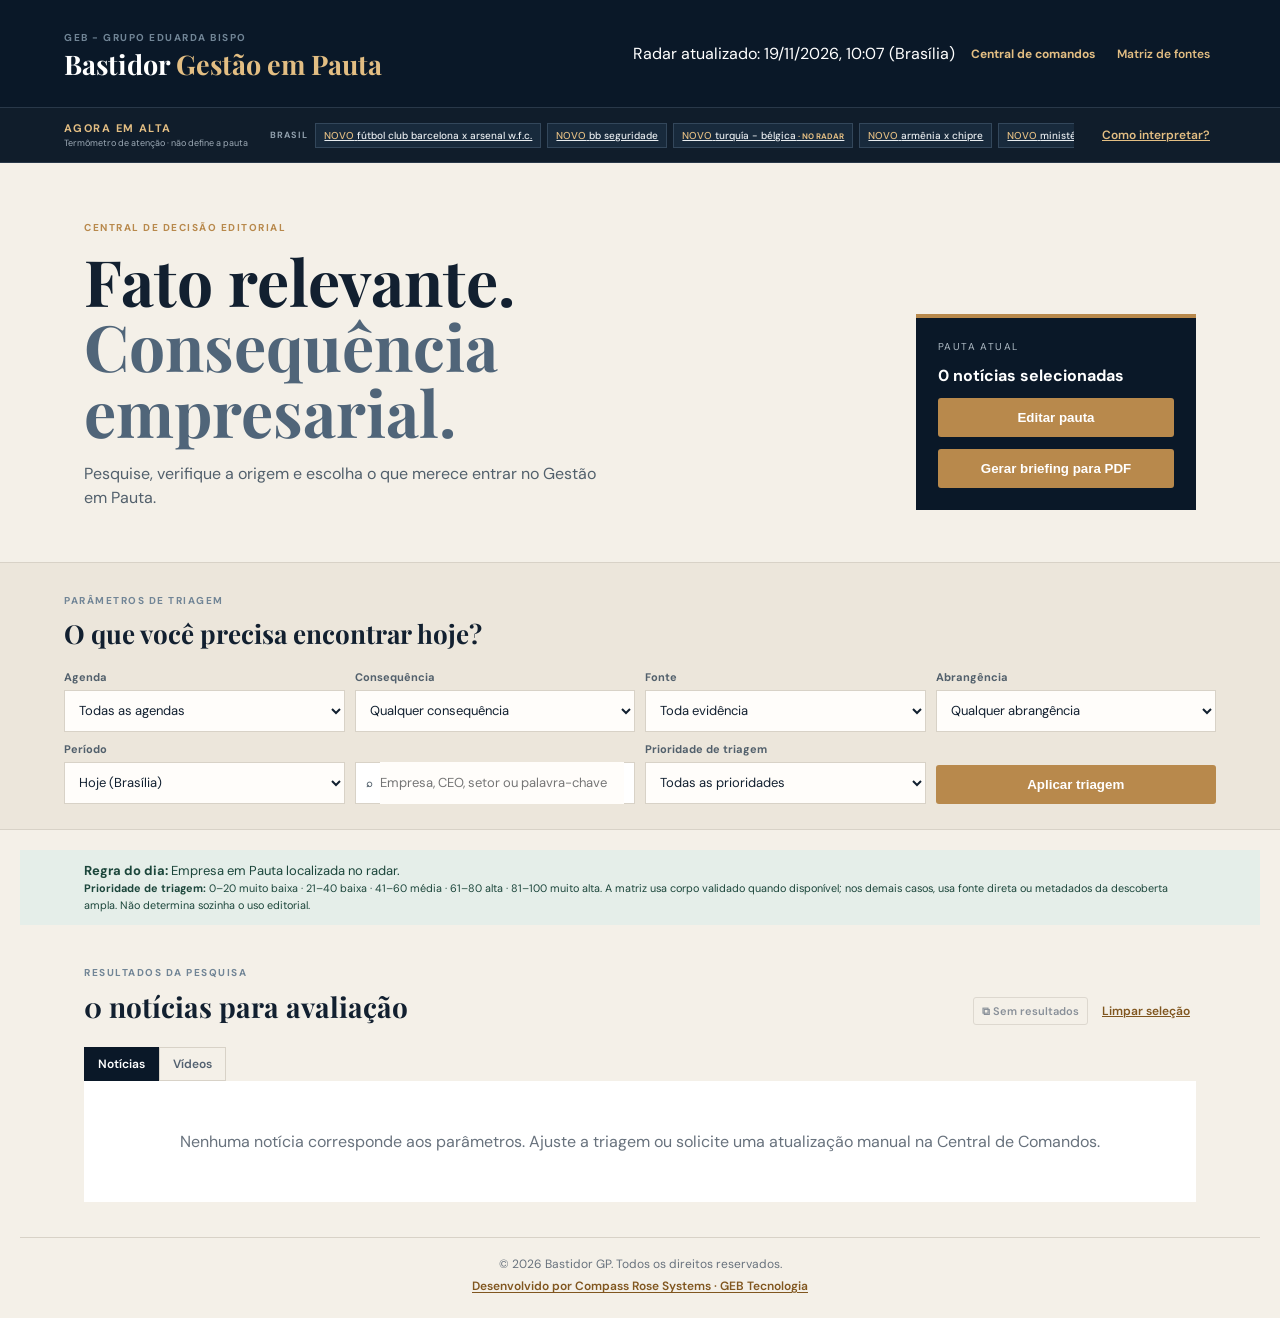
<file: index.html>
<!doctype html><html lang="pt-BR"><head><meta charset="utf-8"><meta name="viewport" content="width=device-width,initial-scale=1"><title>Bastidor - Gestão em Pauta</title><link rel="preconnect" href="https://fonts.googleapis.com"><link rel="preconnect" href="https://fonts.gstatic.com" crossorigin><link href="https://fonts.googleapis.com/css2?family=DM+Sans:wght@400;500;600;700&family=Playfair+Display:wght@600;700&display=swap" rel="stylesheet"><link rel="stylesheet" href="assets/style.css"></head><body><header class="topbar"><div><span class="eyebrow">GEB - GRUPO EDUARDA BISPO</span><h1>Bastidor <em>Gestão em Pauta</em></h1></div><div class="header-actions"><span id="updatedAt">Carregando radar...</span><a class="text-button sources-button" href="./comandos.html" style="color:#e3be83;font-weight:700">Central de comandos</a><button class="text-button sources-button" id="openSources">Matriz de fontes</button></div></header><main><section class="trends-strip" id="trendsStrip"><div class="trends-label"><b>AGORA EM ALTA</b><small>Termômetro de atenção · não define a pauta</small></div><div class="trends-regions"><div class="trend-region"><span>BRASIL</span><div id="trendsBR">Carregando...</div></div></div><button class="text-button" id="trendsInfo">Como interpretar?</button></section><section class="hero"><div><span class="eyebrow gold">CENTRAL DE DECISÃO EDITORIAL</span><h2>Fato relevante.<br><i>Consequência empresarial.</i></h2><p>Pesquise, verifique a origem e escolha o que merece entrar no Gestão em Pauta.</p></div><aside class="selection-box"><span>PAUTA ATUAL</span><strong id="selectedCount">0 notícias selecionadas</strong><button class="button" id="editPauta">Editar pauta</button><button class="button" id="generateBrief">Gerar briefing para PDF</button></aside></section><section class="research-panel"><div><span class="eyebrow">PARÂMETROS DE TRIAGEM</span><h3>O que você precisa encontrar hoje?</h3></div><div class="controls"><label>Agenda<select id="agenda"><option value="Todos">Todas as agendas</option><option>Empresa em Pauta</option><option>Poder e regras</option><option>Mercado e trabalho</option><option>Relações internacionais</option><option>Trabalho e representação</option><option>Pessoas e liderança</option><option>NR-1 / AEP</option><option>IA e gestão</option><option>Mundo corporativo internacional</option><option>Mídia, audiovisual e plataformas</option></select></label><label>Consequência<select id="impact"><option value="Todos">Qualquer consequência</option><option>Custo e caixa</option><option>Operação e estratégia</option><option>Pessoas e trabalho</option><option>Risco jurídico/regulatório</option><option>Mercado e reputação</option></select></label><label>Fonte<select id="evidence"><option value="Todos">Toda evidência</option><option>Documento/ato oficial</option><option>Fonte institucional</option><option>Repercussão jornalística</option><option>Exige confirmação</option></select></label><label>Abrangência<select id="scope"><option value="Todos">Qualquer abrangência</option><option>Municipal</option><option>Estadual</option><option>Federal</option><option>Nacional</option><option>Internacional</option></select></label><label>Período<select id="period"><option value="0">Hoje (Brasília)</option><option value="1">Últimas 24 horas</option><option value="7">Últimos 7 dias</option><option value="30">Últimos 30 dias</option></select></label><label class="search">⌕<input id="searchInput" placeholder="Empresa, CEO, setor ou palavra-chave"></label><button class="button" id="apply">Aplicar triagem</button></div></section><section class="notice"><b>Regra do dia:</b> <span id="companyRule">procurando uma Empresa em Pauta com decisão e consequência verificáveis.</span><br><small><b>Prioridade de triagem:</b> 0-24 baixa · 25-49 moderada · 50-74 alta · 75-100 prioritária. É uma ordem de abertura, não uma análise da matéria.</small></section><section class="dashboard"><div class="content-head"><div><span class="eyebrow">RESULTADOS DA PESQUISA</span><h3 id="resultTitle">Notícias para avaliação</h3></div><button id="clearSelection" class="text-button">Limpar seleção</button></div><div class="content-modes" aria-label="Tipo de resultado"><button class="mode-button active" id="modeNews">Notícias</button><button class="mode-button" id="modeVideos">Vídeos</button></div><div id="newsGrid" class="news-grid"></div><div id="emptyState" class="empty-state" hidden>Nenhuma notícia corresponde aos parâmetros. Ajuste a triagem ou solicite uma atualização manual na Central de Comandos.</div></section></main><dialog id="detailDialog"><div class="dialog-head"><div><span class="eyebrow">ORIGEM, USO E SEGURANÇA EDITORIAL</span><h3 id="detailTitle"></h3></div><button class="icon-button" data-close>×</button></div><div id="detailContent"></div></dialog><dialog id="sourcesDialog"><div class="dialog-head"><div><span class="eyebrow">POLÍTICA EDITORIAL</span><h3>Matriz de fontes</h3></div><button class="icon-button" data-close-sources>×</button></div><p class="matrix-intro">A fonte informa qual é o papel editorial de cada origem. Fontes interessadas localizam sinais; atos, dados e documentos confirmam fatos.</p><div id="sourcesList"></div></dialog><template id="cardTemplate"><article class="news-card"><div class="card-meta"><span class="tag"></span><time></time></div><h4></h4><p class="summary"></p><div class="chips"></div><div class="source-row"><span class="source"></span><a target="_blank" rel="noopener">Ler fonte ↗</a></div><div class="video-row"><a class="youtube-official" target="_blank" rel="noopener">Vídeos oficiais ↗</a><a class="youtube-analysis" target="_blank" rel="noopener">Análises no YouTube ↗</a></div><button class="text-button detail-button">Verificação editorial</button><div class="card-actions"><button class="select-button"></button><select aria-label="Destino editorial"><option value="">Classificar depois</option><option value="gravar">Gravar agora</option><option value="giro">Reservar para o Giro</option><option value="acompanhar">Acompanhar</option><option value="nao-usar">Não usar</option></select></div></article></template><dialog id="pautaDialog"><div class="dialog-head"><div><span class="eyebrow">PAUTA EM CONSTRUÇÃO</span><h3>Editar seleção</h3></div><button class="icon-button" data-close-pauta>×</button></div><div id="pautaList"></div></dialog><footer class="app-footer">
  <p>© 2026 Bastidor GP. Todos os direitos reservados.</p>
  <a href="https://gebtecnologia.grupoeduardabispo.com.br/" target="_blank" rel="noopener noreferrer">Desenvolvido por Compass Rose Systems · GEB Tecnologia</a>
</footer><script src="assets/app.js"></script><script src="assets/enhancements.js"></script><div vw class="enabled"><div vw-access-button class="active"></div><div vw-plugin-wrapper><div class="vw-plugin-top-wrapper"></div></div></div><script src="https://vlibras.gov.br/app/vlibras-plugin.js"></script><script>window.addEventListener("load",function(){if(window.VLibras){new window.VLibras.Widget("https://vlibras.gov.br/app");}});</script></body></html>
</file>
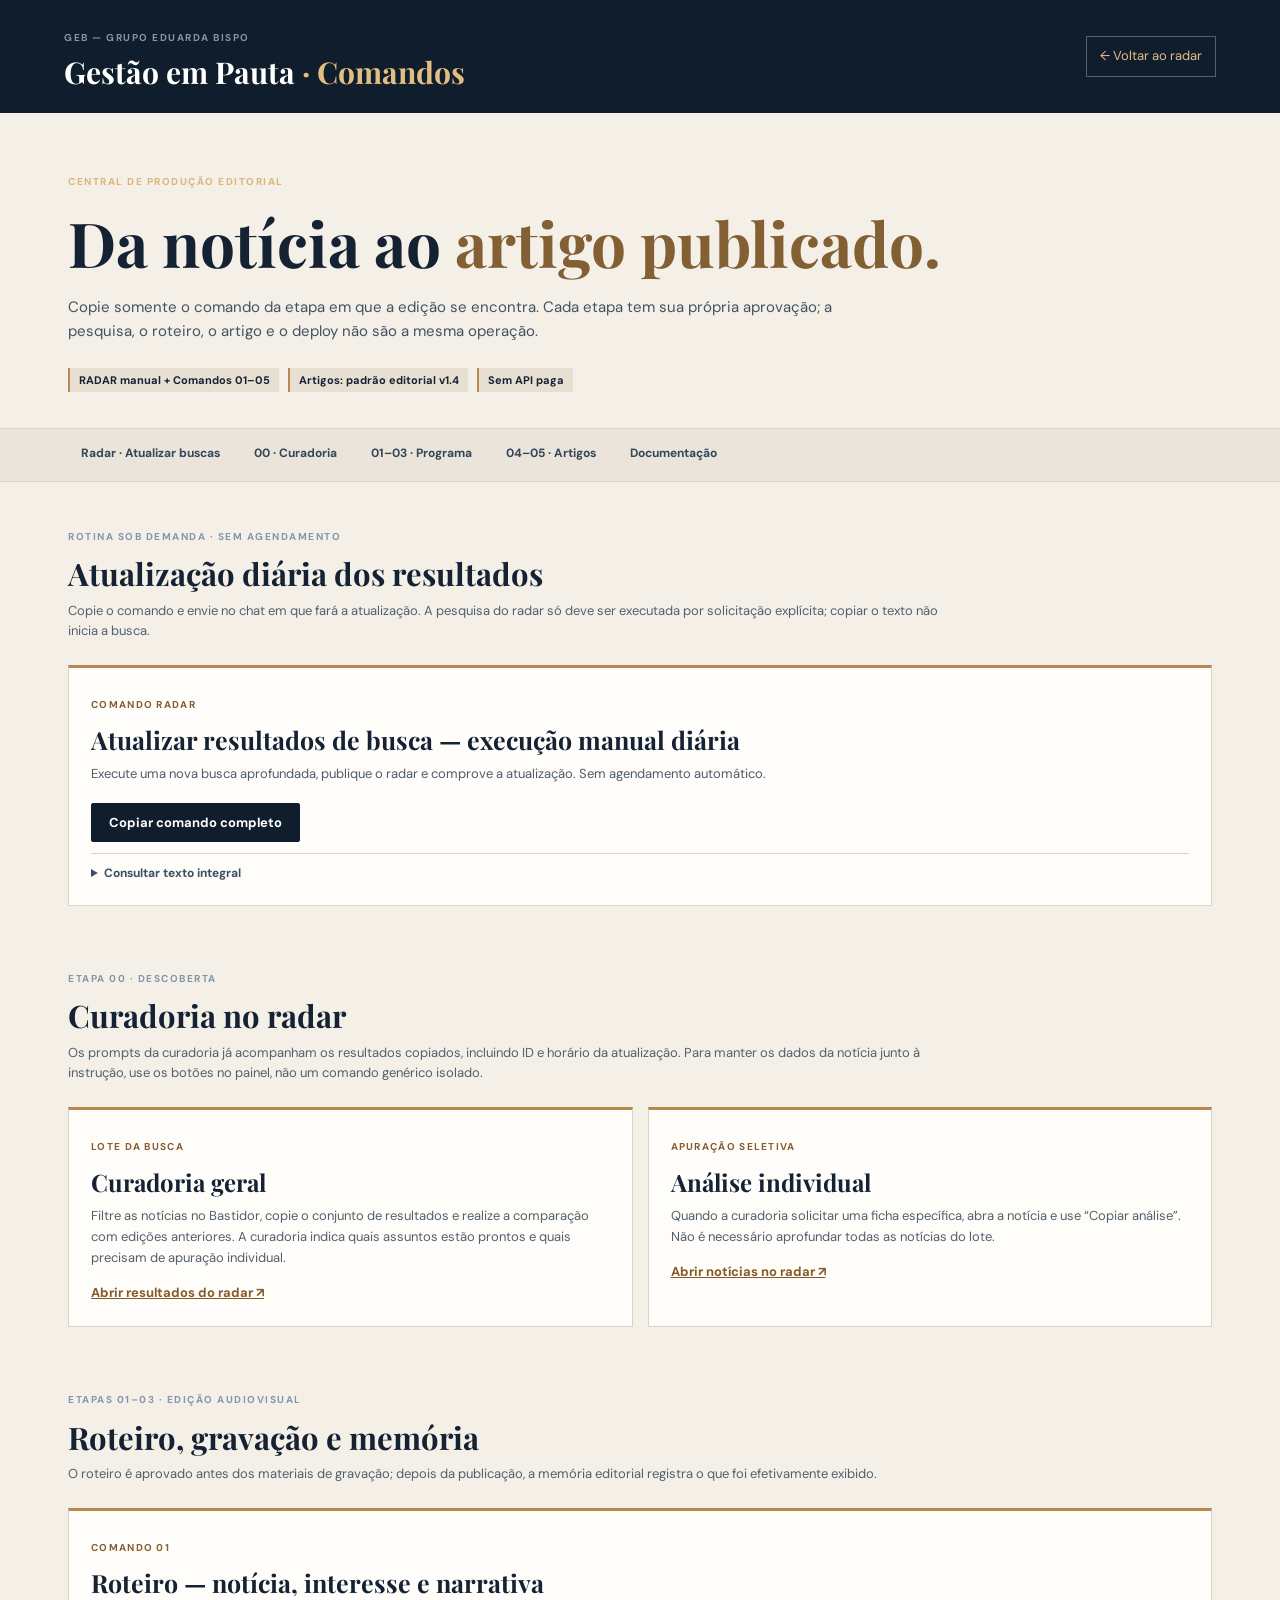
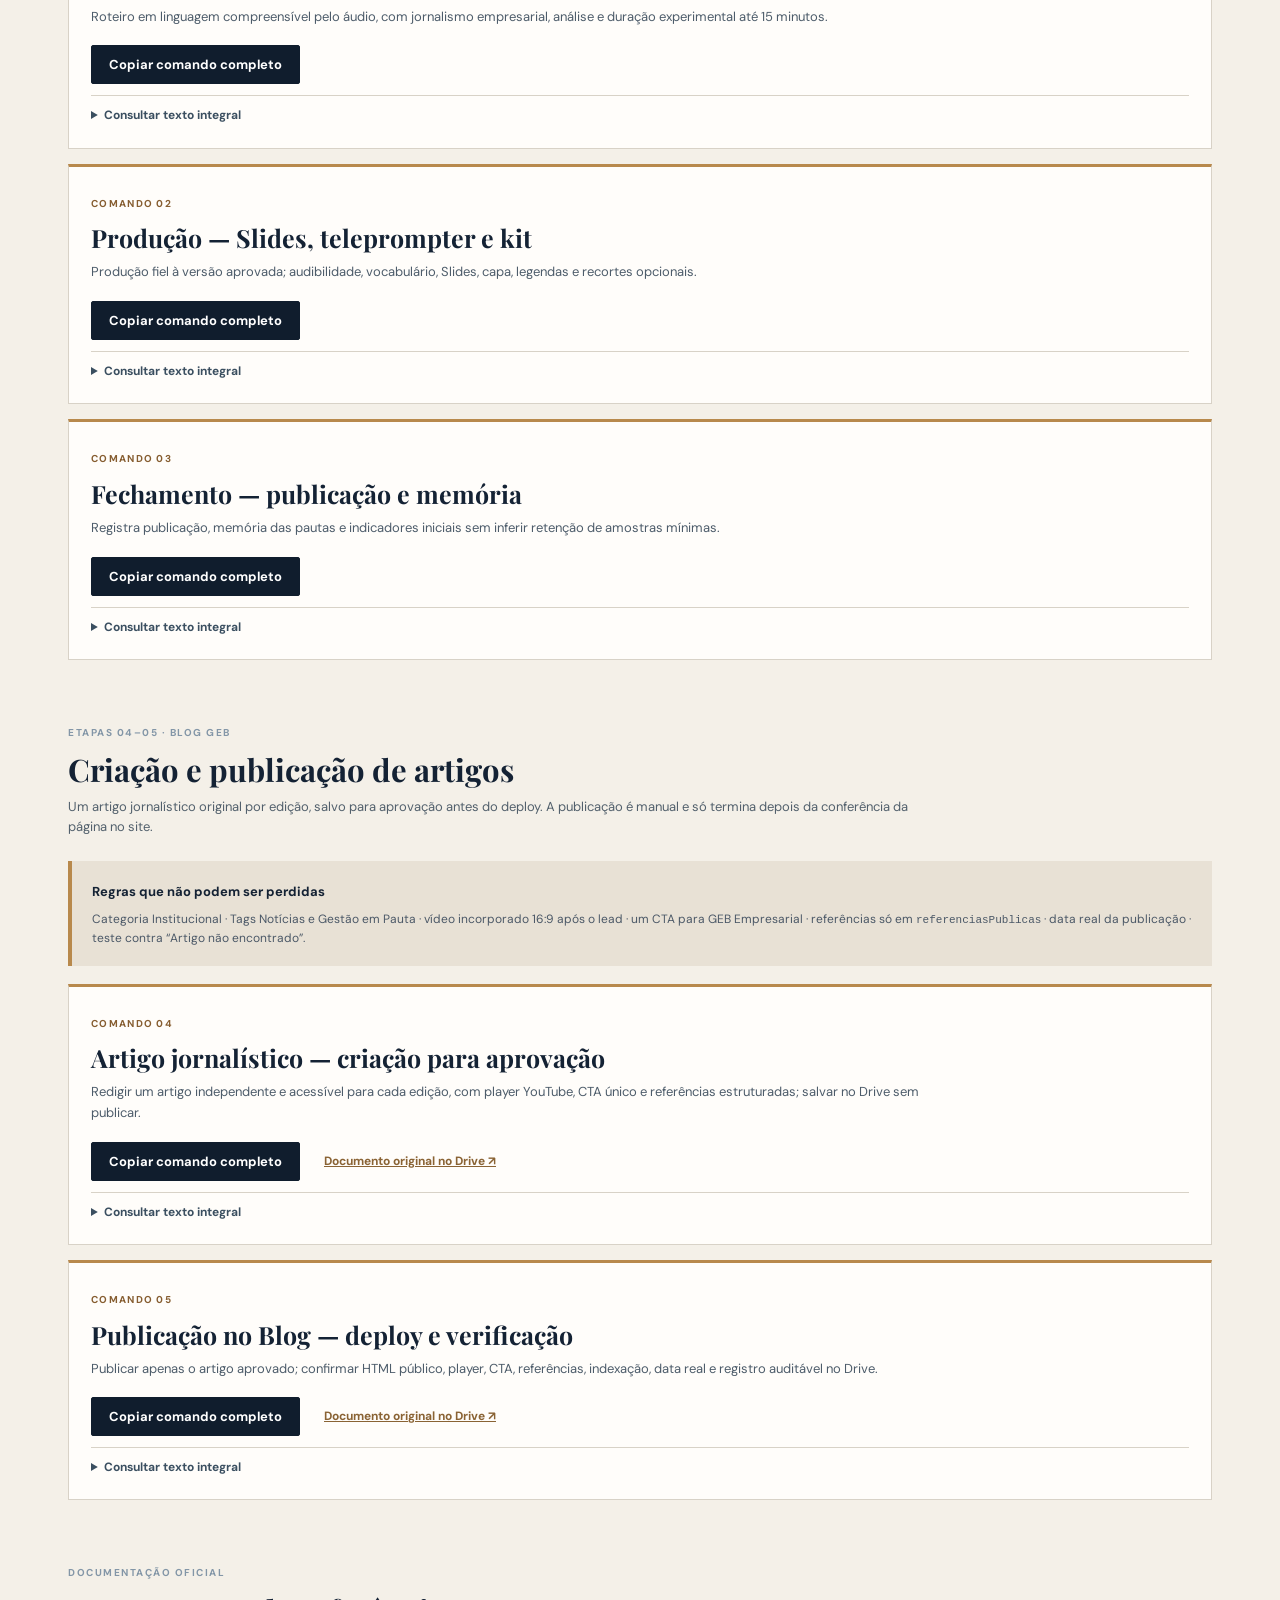
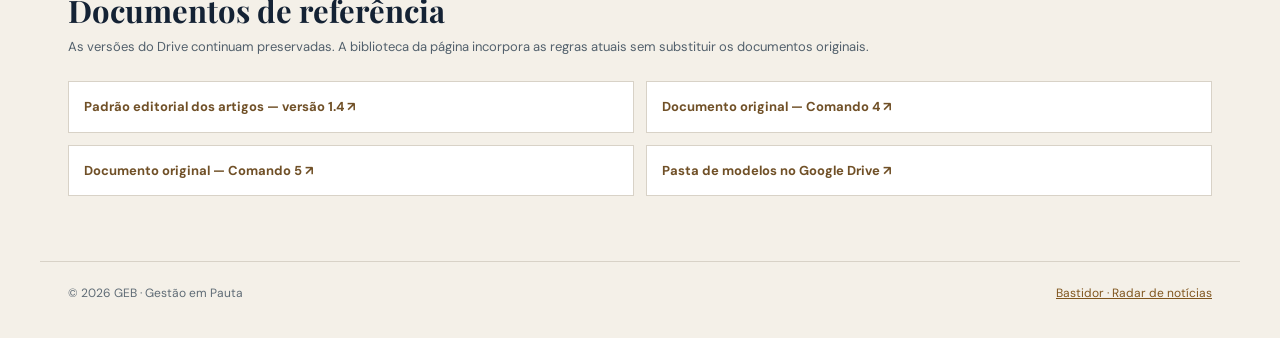
<file: comandos.html>
<!doctype html>
<html lang="pt-BR">
<head>
  <meta charset="utf-8">
  <meta name="viewport" content="width=device-width, initial-scale=1">
  <meta name="description" content="Comandos editoriais do Gestão em Pauta: roteiros, produção audiovisual, artigos, publicação e auditoria no Blog GEB.">
  <title>Central de Comandos | Bastidor Gestão em Pauta</title>
  <link rel="preconnect" href="https://fonts.googleapis.com">
  <link rel="preconnect" href="https://fonts.gstatic.com" crossorigin>
  <link href="https://fonts.googleapis.com/css2?family=DM+Sans:wght@400;500;600;700&family=Playfair+Display:wght@600;700&display=swap" rel="stylesheet">
  <link rel="stylesheet" href="assets/comandos.css">
</head>
<body>
  <header class="command-topbar">
    <div class="brand">
      <span class="eyebrow">GEB — GRUPO EDUARDA BISPO</span>
      <h1>Gestão em Pauta <span>· Comandos</span></h1>
    </div>
    <a class="header-back" href="./index.html" aria-label="Voltar ao radar do Bastidor">← Voltar ao radar</a>
  </header>
  <main>
    <section class="page-intro">
      <span class="eyebrow gold">CENTRAL DE PRODUÇÃO EDITORIAL</span>
      <h2>Da notícia ao <em>artigo publicado.</em></h2>
      <p>Copie somente o comando da etapa em que a edição se encontra. Cada etapa tem sua própria aprovação; a pesquisa, o roteiro, o artigo e o deploy não são a mesma operação.</p>
      <div class="intro-meta">
        <span>RADAR manual + Comandos 01–05</span>
        <span>Artigos: padrão editorial v1.4</span>
        <span>Sem API paga</span>
      </div>
    </section>
    <nav class="step-nav" aria-label="Etapas editoriais">
      <a href="#atualizacao">Radar · Atualizar buscas</a>
      <a href="#curadoria">00 · Curadoria</a>
      <a href="#audiovisual">01–03 · Programa</a>
      <a href="#blog">04–05 · Artigos</a>
      <a href="#referencias">Documentação</a>
    </nav>
    <section class="section" id="atualizacao">
      <div class="section-header">
        <span class="eyebrow">ROTINA SOB DEMANDA · SEM AGENDAMENTO</span>
        <h2>Atualização diária dos resultados</h2>
        <p>Copie o comando e envie no chat em que fará a atualização. A pesquisa do radar só deve ser executada por solicitação explícita; copiar o texto não inicia a busca.</p>
      </div>
      <div id="radarCommands" class="command-grid" aria-live="polite"></div>
    </section>
    <section class="section" id="curadoria">
      <div class="section-header">
        <span class="eyebrow">ETAPA 00 · DESCOBERTA</span>
        <h2>Curadoria no radar</h2>
        <p>Os prompts da curadoria já acompanham os resultados copiados, incluindo ID e horário da atualização. Para manter os dados da notícia junto à instrução, use os botões no painel, não um comando genérico isolado.</p>
      </div>
      <div class="curation-grid">
        <article class="curation-card">
          <span class="tag">LOTE DA BUSCA</span>
          <h3>Curadoria geral</h3>
          <p>Filtre as notícias no Bastidor, copie o conjunto de resultados e realize a comparação com edições anteriores. A curadoria indica quais assuntos estão prontos e quais precisam de apuração individual.</p>
          <a href="./index.html#newsGrid">Abrir resultados do radar ↗</a>
        </article>
        <article class="curation-card">
          <span class="tag">APURAÇÃO SELETIVA</span>
          <h3>Análise individual</h3>
          <p>Quando a curadoria solicitar uma ficha específica, abra a notícia e use “Copiar análise”. Não é necessário aprofundar todas as notícias do lote.</p>
          <a href="./index.html#newsGrid">Abrir notícias no radar ↗</a>
        </article>
      </div>
    </section>
    <section class="section" id="audiovisual">
      <div class="section-header">
        <span class="eyebrow">ETAPAS 01–03 · EDIÇÃO AUDIOVISUAL</span>
        <h2>Roteiro, gravação e memória</h2>
        <p>O roteiro é aprovado antes dos materiais de gravação; depois da publicação, a memória editorial registra o que foi efetivamente exibido.</p>
      </div>
      <div id="audiovisualCommands" class="command-grid" aria-live="polite"></div>
    </section>
    <section class="section" id="blog">
      <div class="section-header">
        <span class="eyebrow">ETAPAS 04–05 · BLOG GEB</span>
        <h2>Criação e publicação de artigos</h2>
        <p>Um artigo jornalístico original por edição, salvo para aprovação antes do deploy. A publicação é manual e só termina depois da conferência da página no site.</p>
      </div>
      <div class="editorial-rule">
        <strong>Regras que não podem ser perdidas</strong>
        <p>Categoria Institucional · Tags Notícias e Gestão em Pauta · vídeo incorporado 16:9 após o lead · um CTA para GEB Empresarial · referências só em <code>referenciasPublicas</code> · data real da publicação · teste contra “Artigo não encontrado”.</p>
      </div>
      <div id="blogCommands" class="command-grid" aria-live="polite"></div>
    </section>
    <section class="section references" id="referencias">
      <div class="section-header">
        <span class="eyebrow">DOCUMENTAÇÃO OFICIAL</span>
        <h2>Documentos de referência</h2>
        <p>As versões do Drive continuam preservadas. A biblioteca da página incorpora as regras atuais sem substituir os documentos originais.</p>
      </div>
      <div class="reference-links">
        <a id="editorialModel" href="https://docs.google.com/document/d/141kHepITt3y0mF7iLV7D9CZ3Sth63bCtMB9aMLbzaR8/edit" target="_blank" rel="noopener noreferrer">Padrão editorial dos artigos — versão 1.4 ↗</a>
        <a href="https://docs.google.com/document/d/1-vJ7eNnkaE7CEOU5lcY28u-5y0CAfZNaCd3zZbXqU5Y/edit" target="_blank" rel="noopener noreferrer">Documento original — Comando 4 ↗</a>
        <a href="https://docs.google.com/document/d/1vF7Dcsro1yJ7ZBxStj672Ml5vz6mxi8jzZb4EvbtnQc/edit" target="_blank" rel="noopener noreferrer">Documento original — Comando 5 ↗</a>
        <a href="https://drive.google.com/drive/folders/136erUWrQ2ZNeLbOYPD4hGY92UUMGJEBT" target="_blank" rel="noopener noreferrer">Pasta de modelos no Google Drive ↗</a>
      </div>
    </section>
  </main>
  <footer class="command-footer">
    <span>© 2026 GEB · Gestão em Pauta</span>
    <a href="./index.html">Bastidor · Radar de notícias</a>
  </footer>
  <script src="assets/comandos-data.js?v=20261113"></script>
  <script src="assets/comandos-page.js?v=20261113"></script>
  <noscript><p class="noscript">Os botões de copiar exigem JavaScript. Consulte os documentos originais dos Comandos 4 e 5 nos links acima.</p></noscript>
</body>
</html>
</file>
<file: assets/style.css>
:root{--ink:#122030;--navy:#0a1828;--paper:#f4f0e8;--muted:#68727d;--gold:#b8894c;--line:#d8d2c7;--white:#fffdfa;--green:#1f4b42}*{box-sizing:border-box}body{margin:0;background:var(--paper);color:var(--ink);font-family:"DM Sans",sans-serif}.topbar{background:var(--navy);color:white;padding:25px max(5vw,28px);display:flex;justify-content:space-between;align-items:center;gap:22px}.eyebrow{font-size:10px;font-weight:700;letter-spacing:.15em;color:#718596}.gold{color:var(--gold)}h1,h2,h3,h4,p{margin:0}h1,h2,h3,h4{font-family:"Playfair Display",serif}h1{font-size:27px}h1 em{color:#e3be83;font-style:normal}.topbar>span{font-size:12px;color:#b7c3cd}.button{border:0;border-radius:3px;background:var(--gold);color:white;padding:12px 15px;font-weight:700;cursor:pointer}.hero{max-width:1240px;margin:auto;padding:52px max(5vw,28px);display:flex;justify-content:space-between;gap:40px;align-items:end}.hero h2{font-size:clamp(37px,5vw,64px);line-height:1.02;margin-top:12px}.hero h2 i{font-style:normal;color:#506579}.hero p{max-width:520px;color:#52606c;line-height:1.5;margin-top:18px}.selection-box{background:var(--navy);color:#fff;padding:22px;min-width:280px;border-top:4px solid var(--gold);display:grid;gap:12px}.selection-box span{font-size:10px;letter-spacing:.14em;color:#aebac4}.research-panel{border-block:1px solid var(--line);padding:25px max(5vw,28px);background:#ece6db}.research-panel h3{font-size:26px;margin-top:7px}.controls{display:grid;grid-template-columns:repeat(4,1fr);gap:10px;margin-top:19px;align-items:end}.controls label{display:grid;gap:6px;color:#52606c;font-size:11px;font-weight:700}.controls select,.controls input{width:100%;height:42px;border:1px solid var(--line);background:var(--white);padding:0 10px;font:13px "DM Sans",sans-serif;color:var(--ink)}.controls .search{display:flex;align-items:center;gap:7px;background:#fff;padding:0 10px;border:1px solid var(--line);height:42px}.controls .search input{border:0;padding:0}.notice{max-width:1240px;margin:20px auto 0;padding:12px max(5vw,28px);background:#e5eee9;color:#1c463b;font-size:13px}.dashboard{max-width:1240px;margin:auto;padding:35px max(5vw,28px)}.content-head{display:flex;justify-content:space-between;align-items:end;margin-bottom:22px}.content-head h3,.dialog-head h3{font-size:28px;margin-top:7px}.text-button{border:0;background:transparent;color:#80561f;text-decoration:underline;cursor:pointer;font:600 12px "DM Sans",sans-serif;text-align:left}.news-grid{display:grid;grid-template-columns:repeat(3,1fr);gap:17px}.news-card{background:var(--white);border:1px solid var(--line);padding:19px;display:flex;flex-direction:column;gap:12px;min-height:328px}.card-meta,.source-row,.card-actions{display:flex;justify-content:space-between;gap:10px;align-items:center}.tag{font-size:10px;font-weight:700;text-transform:uppercase;letter-spacing:.08em;color:#936326}.card-meta time,.source-row{font-size:11px;color:var(--muted)}.news-card h4{font-size:19px;line-height:1.2}.summary{font-size:13px;line-height:1.45;color:#52606c}.chips{display:flex;gap:5px;flex-wrap:wrap}.chips span{font-size:10px;background:#edf0f2;padding:4px 6px;color:#455767}.source-row{margin-top:auto}.source-row a{color:#825721;text-decoration:none;font-weight:700}.select-button{border:1px solid #a5763a;background:transparent;color:#865923;padding:8px 10px;font-size:12px;font-weight:700;cursor:pointer}.select-button.selected{background:var(--green);color:#fff;border-color:var(--green)}.card-actions select{border:1px solid var(--line);padding:8px;font-size:11px;background:#fff;max-width:145px}.empty-state{padding:50px;text-align:center;color:var(--muted);background:#fff}dialog{border:0;max-width:680px;width:calc(100% - 38px);padding:28px;background:var(--white);box-shadow:0 20px 80px #0015}dialog::backdrop{background:#07111acc}.dialog-head{display:flex;justify-content:space-between}.icon-button{border:0;background:transparent;font-size:27px;cursor:pointer}.detail-box{border-left:3px solid var(--gold);background:#f2eee6;padding:13px;margin-top:15px;font-size:13px;line-height:1.5}.detail-box.warn{border-color:#9b5c3b;background:#f5e7df}@media(max-width:900px){.controls{grid-template-columns:1fr 1fr}.news-grid{grid-template-columns:1fr 1fr}}@media(max-width:600px){.topbar,.hero{flex-direction:column;align-items:flex-start}.selection-box{width:100%}.controls,.news-grid{grid-template-columns:1fr}.topbar{padding:20px}.hero{padding-block:36px}}.score-meter{margin-top:-3px}.score-line{display:flex;justify-content:space-between;align-items:center;font-size:11px;color:#536170}.score-label{font-weight:700;color:#80561f}.score-line strong{font-size:12px;color:var(--ink)}.score-track{height:7px;background:#e3ddd2;margin-top:5px;overflow:hidden}.score-track i{display:block;height:100%;background:linear-gradient(90deg,#c4a26d,#876125)}.header-actions{display:flex;align-items:center;gap:16px}.sources-button{color:#e3be83;text-decoration:none;white-space:nowrap}.matrix-intro{font-size:13px;line-height:1.45;color:#52606c;margin-top:16px}.source-card{border:1px solid var(--line);padding:15px;margin-top:12px;display:grid;grid-template-columns:1fr auto;gap:8px;background:#fbf8f2}.source-card h4{font-size:19px;margin-top:4px}.source-card p{grid-column:1/-1;font-size:12px;line-height:1.5;color:#43515d}.source-status{align-self:start;font-size:10px;font-weight:700;color:#1c463b;background:#e5eee9;padding:5px 7px}@media(max-width:600px){.header-actions{width:100%;justify-content:space-between}.source-card{grid-template-columns:1fr}.source-card p{grid-column:auto}}
.video-row{display:flex;gap:12px;flex-wrap:wrap;font-size:11px}.video-row a,.detail-box a{color:#80561f;text-decoration:none;font-weight:700}.video-row a:hover,.detail-box a:hover{text-decoration:underline}
\n.content-modes{display:flex;gap:8px;margin:-9px 0 20px}.mode-button{border:1px solid var(--line);background:transparent;padding:8px 13px;color:#536170;font:600 12px "DM Sans",sans-serif;cursor:pointer}.mode-button.active{background:var(--navy);border-color:var(--navy);color:#fff}\n
.video-row[hidden]{display:none}


.trends-strip{display:grid;grid-template-columns:auto 1fr auto;gap:22px;align-items:center;padding:13px 5vw;background:#101d2b;color:#fff;border-top:1px solid #293849;border-bottom:1px solid #293849}.trends-label{display:flex;flex-direction:column;min-width:155px}.trends-label b{font-size:11px;letter-spacing:.13em;color:#e3be83}.trends-label small{font-size:9px;color:#9eabb7;margin-top:2px}.trends-regions{display:flex;gap:20px;overflow:hidden}.trend-region{display:flex;align-items:center;gap:8px;min-width:0}.trend-region>span{font-size:9px;font-weight:700;letter-spacing:.1em;color:#91a0ad}.trend-region>div{display:flex;gap:6px;white-space:nowrap;overflow:hidden}.trend-pill{border:1px solid #33475b;background:#182a3c;color:#e9edf0;padding:5px 8px;font:500 10px "DM Sans",sans-serif;cursor:default}.trend-pill i{font-style:normal;color:#e3be83}.trend-pill b{font-size:8px;color:#e3be83}.trend-planned{opacity:.55}.trends-strip .text-button{color:#e3be83;white-space:nowrap}@media(max-width:900px){.trends-strip{grid-template-columns:1fr}.trends-regions{overflow-x:auto}.trends-strip .text-button{justify-self:start}}



.app-footer{max-width:1240px;margin:0 auto;padding:18px max(5vw,28px) 22px;border-top:1px solid var(--line);color:var(--muted);text-align:center;font-size:12px;line-height:1.45}
.app-footer p{margin:0 0 5px}
.app-footer a{color:#80561f;text-decoration:underline;text-underline-offset:2px;font-weight:600}
.app-footer a:hover,.app-footer a:focus-visible{color:var(--navy)}
</file>
<file: assets/comandos.css>
:root{--ink:#142234;--navy:#101d2d;--paper:#f4f0e8;--muted:#5f6b75;--gold:#b8894c;--border:#d8d2c7;--white:#fffdfa}*{box-sizing:border-box}html{scroll-behavior:smooth}body{margin:0;font-family:"DM Sans",Arial,sans-serif;color:var(--ink);background:var(--paper);line-height:1.6}h1,h2,h3,p{margin:0}h1,h2,h3{font-family:"Playfair Display",Georgia,serif;line-height:1.2}.command-topbar{background:var(--navy);color:#fff;display:flex;justify-content:space-between;align-items:center;gap:24px;padding:23px max(5vw,26px)}.eyebrow{font:700 10px/1.4 "DM Sans",sans-serif;letter-spacing:.15em;text-transform:uppercase;color:#8396a7}.gold{color:#ddb477}.brand h1{font-size:clamp(22px,2.6vw,30px);margin-top:5px}.brand h1 span{color:#e3be83}.header-back{color:#e3be83;font-size:13px;text-decoration:none;border:1px solid #526070;padding:9px 13px;white-space:nowrap}.header-back:hover,.header-back:focus-visible{background:#25364a}.page-intro{max-width:1200px;margin:auto;padding:54px 28px 36px}.page-intro h2{font-size:clamp(37px,5.2vw,62px);margin:14px 0}.page-intro h2 em{font-style:normal;color:#826033}.page-intro p{max-width:800px;color:#43525f;font-size:15px}.intro-meta{display:flex;flex-wrap:wrap;gap:9px;margin-top:25px}.intro-meta span{background:#e7dfd1;border-left:2px solid var(--gold);padding:5px 9px;font:700 11px "DM Sans",sans-serif}.step-nav{position:sticky;top:0;z-index:10;background:#eae4da;border-block:1px solid var(--border);display:flex;gap:0;overflow:auto;padding-inline:max(5vw,28px)}.step-nav a{color:#34465a;text-decoration:none;padding:15px 17px;font-size:12px;font-weight:700;white-space:nowrap;border-bottom:3px solid transparent}.step-nav a:hover,.step-nav a:focus-visible{border-color:var(--gold);background:#f9f5ef}.section{max-width:1200px;margin:0 auto;padding:40px 28px 18px;scroll-margin-top:67px}.section-header{max-width:870px;margin-bottom:23px}.section-header h2{font-size:31px;margin:8px 0}.section-header p{color:#52606c;font-size:13px}.curation-grid{display:grid;grid-template-columns:repeat(2,minmax(0,1fr));gap:15px}.curation-card,.command-card{border:1px solid var(--border);border-top:3px solid var(--gold);background:var(--white);padding:22px;min-width:0}.tag,.command-stage{font:700 10px "DM Sans",sans-serif;letter-spacing:.13em;color:#865d30}.curation-card h3{font-size:24px;margin:10px 0}.curation-card p{color:#52606c;font-size:13px}.curation-card a{display:inline-block;margin-top:14px;color:#845b27;font-weight:700;font-size:13px}.command-grid{display:grid;grid-template-columns:1fr;gap:15px}.command-card h3{font-size:25px;margin:9px 0}.command-card p{max-width:850px;color:#4d5c6a;font-size:13px}.command-actions{display:flex;align-items:center;gap:12px;flex-wrap:wrap;margin:18px 0 7px}.command-actions button{border-radius:2px;background:var(--navy);color:#fff;padding:10px 17px;border:1px solid var(--navy);cursor:pointer;font:700 13px "DM Sans",sans-serif}.command-actions button:hover,.command-actions button:focus-visible{background:#32475f}.command-actions a{font-size:12px;font-weight:700;color:#8a6334}.copy-feedback{font-size:12px;color:#315b46}.command-card details{border-top:1px solid var(--border);padding-top:10px;margin-top:11px}.command-card summary{font-weight:700;font-size:12px;color:#3b4f60;cursor:pointer}.command-card textarea{display:block;width:100%;height:300px;max-height:60vh;margin-top:13px;resize:vertical;background:#f7f5f0;border:1px solid var(--border);color:#172737;padding:16px;font:12px/1.65 Consolas,Monaco,monospace;white-space:pre-wrap}.editorial-rule{background:#e8e1d5;border-left:4px solid var(--gold);padding:17px 20px;margin-bottom:18px}.editorial-rule strong{font-size:13px}.editorial-rule p{font-size:12px;color:#4b5867;margin-top:6px}.editorial-rule code{font-size:11px}.references{padding-bottom:65px}.reference-links{display:grid;grid-template-columns:1fr 1fr;gap:12px}.reference-links a{display:block;text-decoration:none;border:1px solid var(--border);background:#fff;padding:15px;color:#705027;font:700 13px/1.5 "DM Sans",sans-serif}.reference-links a:hover{border-color:#9f7541}.command-footer{border-top:1px solid var(--border);max-width:1200px;margin:auto;padding:22px 28px 35px;display:flex;align-items:center;justify-content:space-between;gap:15px;color:var(--muted);font-size:12px}.command-footer a{color:#80561f}.noscript{padding:20px;color:#752e25;text-align:center}@media(max-width:760px){.command-topbar{align-items:flex-start;flex-direction:column}.page-intro{padding-top:40px}.curation-grid,.reference-links{grid-template-columns:1fr}.command-card,.curation-card{padding:17px}.command-card textarea{height:330px}.command-footer{flex-direction:column;text-align:center}.step-nav a{padding:12px 13px}.section{padding-top:30px}.section-header h2{font-size:27px}}
</file>
